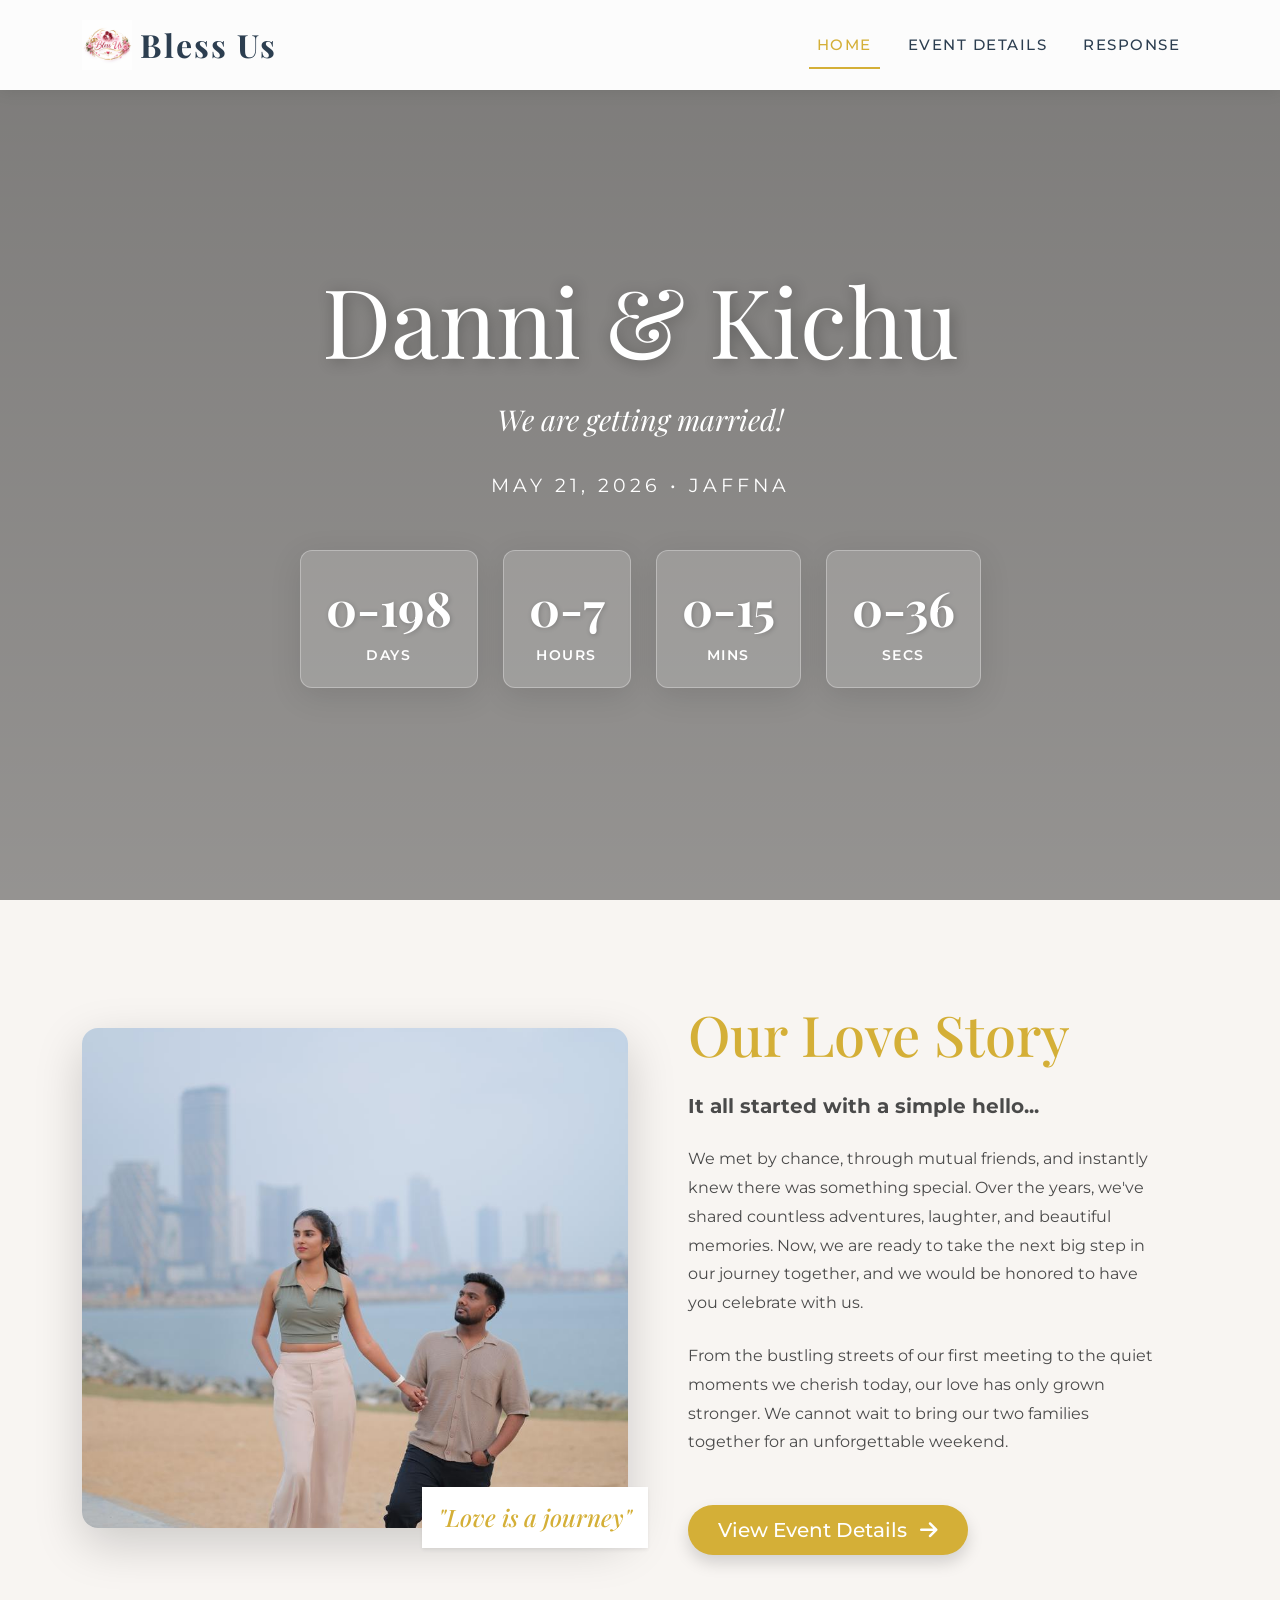
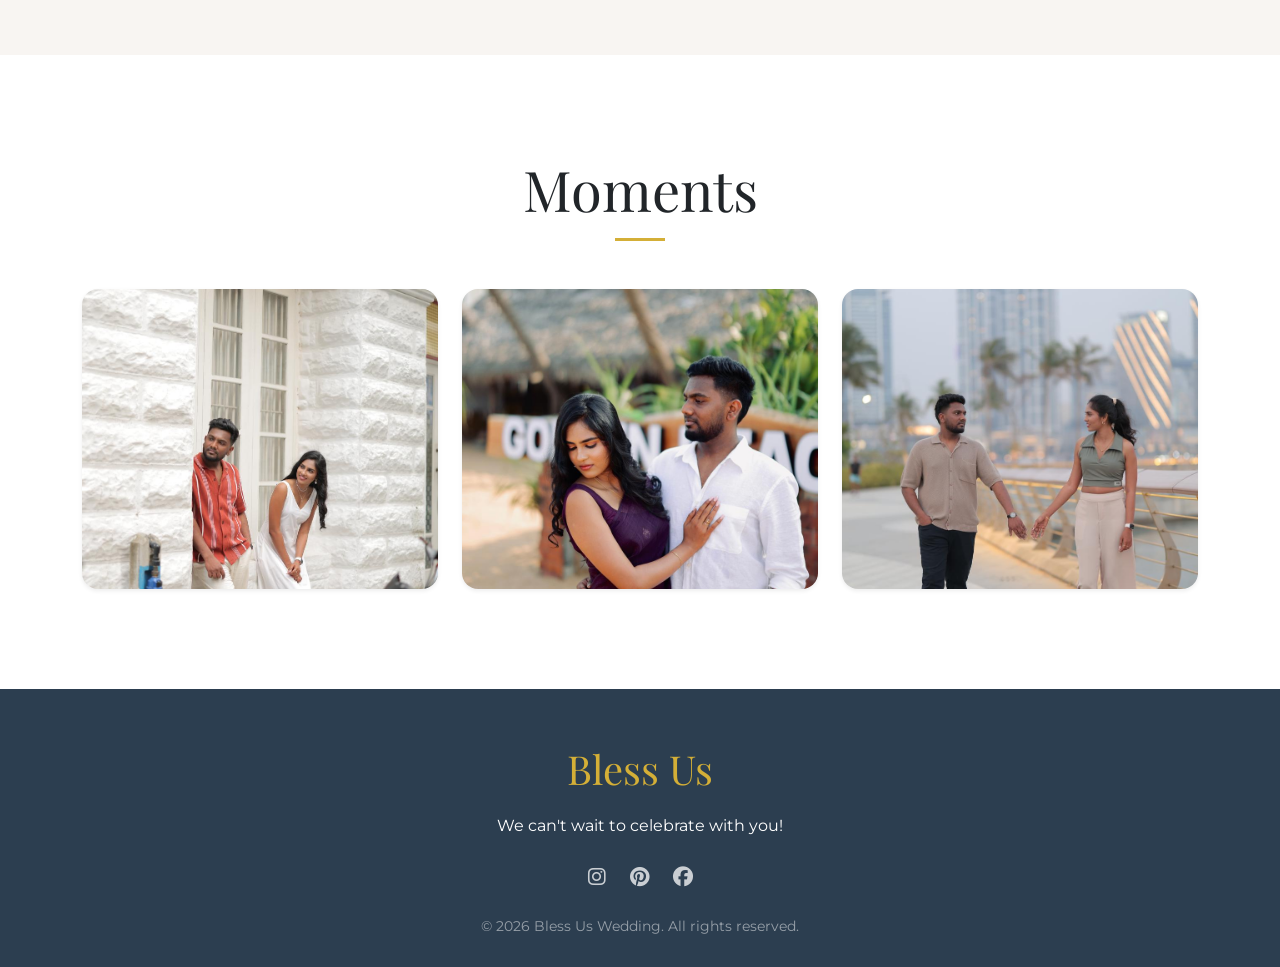
<file: index.html>
<!DOCTYPE html>
<html lang="en">

<head>
    <meta charset="UTF-8">
    <meta name="viewport" content="width=device-width, initial-scale=1.0">
    <title>Bless Us - Wedding Invitation</title>
    <!-- Bootstrap CSS -->
    <link href="https://cdn.jsdelivr.net/npm/bootstrap@5.3.0/dist/css/bootstrap.min.css" rel="stylesheet">
    <!-- Font Awesome -->
    <link rel="stylesheet" href="https://cdnjs.cloudflare.com/ajax/libs/font-awesome/6.4.0/css/all.min.css">
    <!-- Custom CSS -->
    <link rel="stylesheet" href="style.css">
</head>

<body>
    <!-- Navbar -->
    <nav class="navbar navbar-expand-lg navbar-light fixed-top">
        <div class="container">
            <a class="navbar-brand d-flex align-items-center" href="index.html">
                <img src="Images/logo.png" alt="Bless Us Logo" height="50" class="me-2">
                Bless Us
            </a>
            <button class="navbar-toggler border-0" type="button" data-bs-toggle="collapse" data-bs-target="#navbarNav">
                <span class="navbar-toggler-icon"></span>
            </button>
            <div class="collapse navbar-collapse justify-content-end" id="navbarNav">
                <ul class="navbar-nav">
                    <li class="nav-item">
                        <a class="nav-link active" href="index.html">Home</a>
                    </li>
                    <li class="nav-item">
                        <a class="nav-link" href="Eventdetail.html">Event Details</a>
                    </li>
                    <li class="nav-item">
                        <a class="nav-link" href="Response.html">Response</a>
                    </li>
                </ul>
            </div>
        </div>
    </nav>

    <!-- Hero Section -->
    <header class="hero-section">
        <div class="container">
            <div class="hero-content">
                <h1 class="display-1">Danni & Kichu</h1>
                <p>We are getting married!</p>
                <div class="date">May 21, 2026 • Jaffna</div>

                <div class="countdown">
                    <div class="countdown-item">
                        <span id="days">00</span>
                        <text>Days</text>
                    </div>
                    <div class="countdown-item">
                        <span id="hours">00</span>
                        <text>Hours</text>
                    </div>
                    <div class="countdown-item">
                        <span id="mins">00</span>
                        <text>Mins</text>
                    </div>
                    <div class="countdown-item">
                        <span id="secs">00</span>
                        <text>Secs</text>
                    </div>
                </div>
            </div>
        </div>
    </header>


    <section class="section-padding bg-secondary-color">
        <div class="container">
            <div class="row align-items-center">
                <div class="col-lg-6 mb-5 mb-lg-0">
                    <div class="position-relative">
                        <img src="Images/7.jpeg" alt="The Couple" class="img-fluid rounded-4 shadow-lg"
                            style="object-fit: cover; height: 500px; width: 100%;">
                        <div class="position-absolute bottom-0 end-0 bg-white p-3 rounded-top-start-4 shadow-sm"
                            style="margin-right: -20px; margin-bottom: -20px;">
                            <h4 class="text-gold mb-0" style="font-family: var(--font-heading); font-style: italic;">
                                "Love is a journey"</h4>
                        </div>
                    </div>
                </div>
                <div class="col-lg-6 px-lg-5 text-center text-lg-start">
                    <h2 class="font-heading text-gold mb-4"
                        style="font-size: 3.5rem; font-family: var(--font-heading);">Our Love Story</h2>
                    <p class="lead mb-4 fw-bold">It all started with a simple hello...</p>
                    <p class="mb-4" style="line-height: 1.8;">We met by chance, through mutual friends, and instantly
                        knew there was something special. Over the years, we've shared countless adventures, laughter,
                        and beautiful memories. Now, we are ready to take the next big step in our journey together, and
                        we would be honored to have you celebrate with us.</p>
                    <p class="mb-5" style="line-height: 1.8;">From the bustling streets of our first meeting to the
                        quiet moments we cherish today, our love has only grown stronger. We cannot wait to bring our
                        two families together for an unforgettable weekend.</p>
                    <a href="Eventdetail.html" class="btn btn-gold btn-lg shadow">View Event Details <i
                            class="fa-solid fa-arrow-right ms-2"></i></a>
                </div>
            </div>
        </div>
    </section>

    <!-- Gallery Preview -->
    <section class="section-padding bg-white">
        <div class="container">
            <div class="text-center mb-5">
                <h2 class="display-4 font-heading text-dark" style="font-family: var(--font-heading);">Moments</h2>
                <div class="mx-auto mt-3" style="width: 50px; height: 3px; background-color: var(--primary-color);">
                </div>
            </div>
            <div class="row g-4">
                <div class="col-md-4">
                    <img src="Images/9.jpeg" class="img-fluid rounded-4 shadow-sm" alt="Moment 1"
                        style="height: 300px; width: 100%; object-fit: cover;">
                </div>
                <div class="col-md-4">
                    <img src="Images/6.jpeg" class="img-fluid rounded-4 shadow-sm" alt="Moment 2"
                        style="height: 300px; width: 100%; object-fit: cover;">
                </div>
                <div class="col-md-4">
                    <img src="Images/4.jpeg" class="img-fluid rounded-4 shadow-sm" alt="Moment 3"
                        style="height: 300px; width: 100%; object-fit: cover;">
                </div>
            </div>
        </div>
    </section>

    <!-- Footer -->
    <footer>
        <div class="container">
            <div class="footer-title">Bless Us</div>
            <p>We can't wait to celebrate with you!</p>
            <div class="d-flex justify-content-center gap-4 my-4">
                <a href="#" class="text-white opacity-75 text-decoration-none fs-5"><i
                        class="fa-brands fa-instagram"></i></a>
                <a href="#" class="text-white opacity-75 text-decoration-none fs-5"><i
                        class="fa-brands fa-pinterest"></i></a>
                <a href="#" class="text-white opacity-75 text-decoration-none fs-5"><i
                        class="fa-brands fa-facebook"></i></a>
            </div>
            <p class="mb-0 text-white-50 small">&copy; 2026 Bless Us Wedding. All rights reserved.</p>
        </div>
    </footer>

    <!-- Bootstrap JS -->
    <script src="https://cdn.jsdelivr.net/npm/bootstrap@5.3.0/dist/js/bootstrap.bundle.min.js"></script>
    <!-- Custom JS -->
    <script src="script.js"></script>
</body>

</html>
</file>
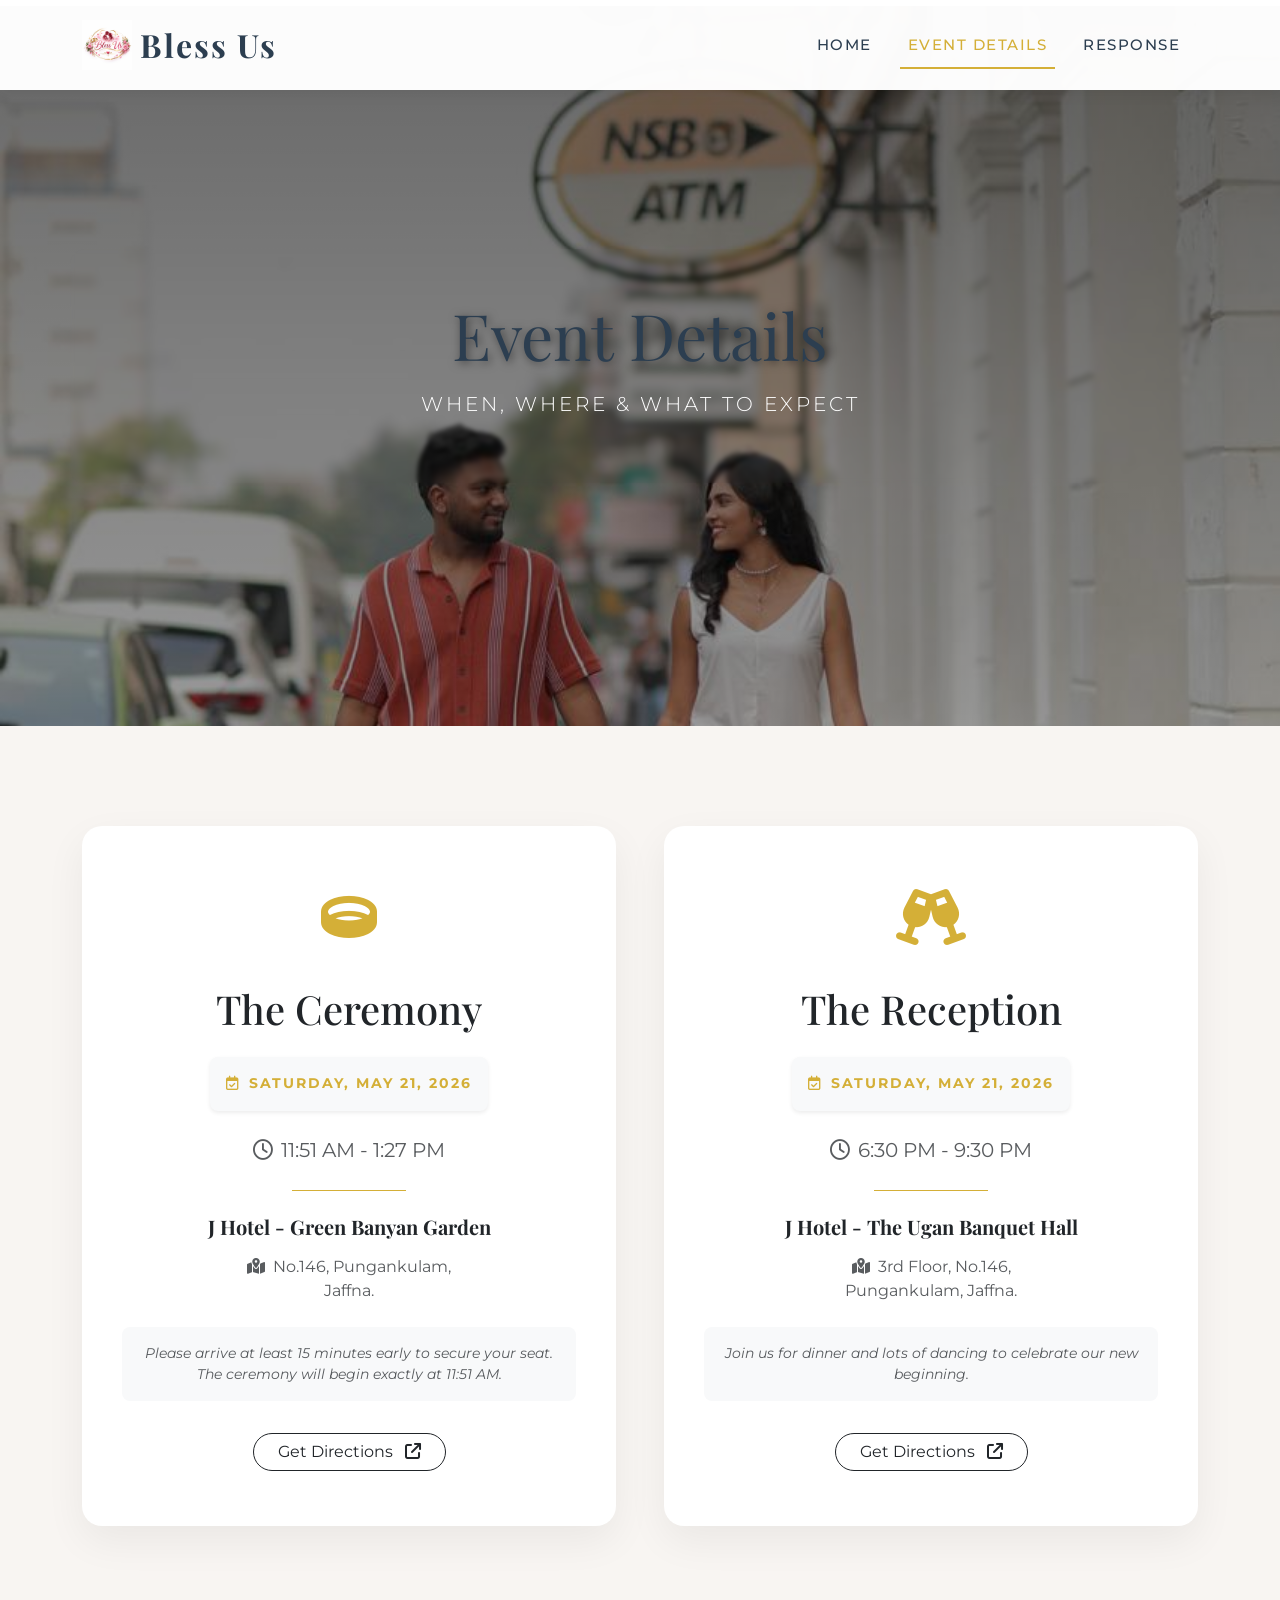
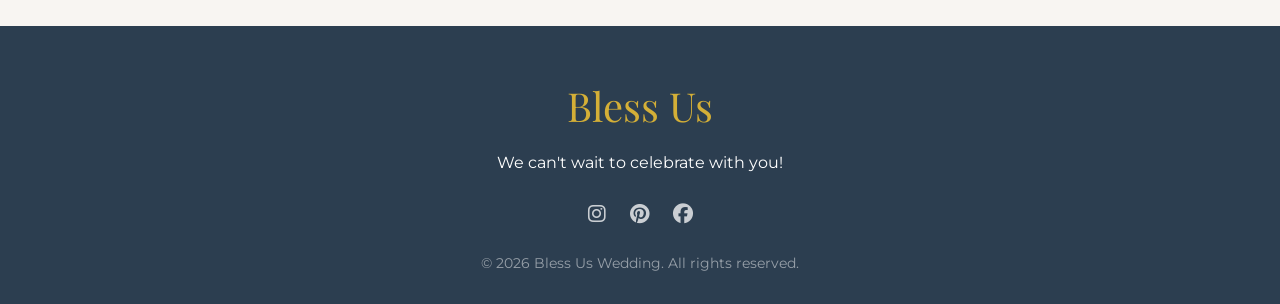
<file: Eventdetail.html>
<!DOCTYPE html>
<html lang="en">

<head>
    <meta charset="UTF-8">
    <meta name="viewport" content="width=device-width, initial-scale=1.0">
    <title>Event Details - Bless Us</title>
    <!-- Bootstrap CSS -->
    <link href="https://cdn.jsdelivr.net/npm/bootstrap@5.3.0/dist/css/bootstrap.min.css" rel="stylesheet">
    <!-- Font Awesome -->
    <link rel="stylesheet" href="https://cdnjs.cloudflare.com/ajax/libs/font-awesome/6.4.0/css/all.min.css">
    <!-- Custom CSS -->
    <link rel="stylesheet" href="style.css">
</head>

<body>
    <!-- Navbar -->
    <nav class="navbar navbar-expand-lg navbar-light fixed-top">
        <div class="container">
            <a class="navbar-brand d-flex align-items-center" href="index.html">
                <img src="Images/logo.png" alt="Bless Us Logo" height="50" class="me-2">
                Bless Us
            </a>
            <button class="navbar-toggler border-0" type="button" data-bs-toggle="collapse" data-bs-target="#navbarNav">
                <span class="navbar-toggler-icon"></span>
            </button>
            <div class="collapse navbar-collapse justify-content-end" id="navbarNav">
                <ul class="navbar-nav">
                    <li class="nav-item">
                        <a class="nav-link" href="index.html">Home</a>
                    </li>
                    <li class="nav-item">
                        <a class="nav-link active" href="Eventdetail.html">Event Details</a>
                    </li>
                    <li class="nav-item">
                        <a class="nav-link" href="Response.html">Response</a>
                    </li>
                </ul>
            </div>
        </div>
    </nav>

    <!-- Page Header -->
    <div class="position-relative"
        style="margin-top: 6px; height: 80vh; overflow: hidden; display: flex; align-items: center; justify-content: center;">
        <div
            style="position: absolute; top:0; left:0; width:100%; height:100%; z-index:-1; background: linear-gradient(rgba(0,0,0,0.6), rgba(0,0,0,0.4)), url('Images/3.jpeg') center/cover; padding: 0;">
        </div>
        <div class="container text-center text-white p-5 rounded-4" style="backdrop-filter: blur(2px);">
            <h1 class="display-3 mb-3 font-heading"
                style="font-family: var(--font-heading); text-shadow: 2px 2px 10px rgba(0,0,0,0.5);">Event Details</h1>
            <p class="lead fw-light letter-spacing text-uppercase tracking-wide" style="letter-spacing: 3px;">When,
                Where & What to Expect</p>
        </div>
    </div>

    <!-- Details Section -->
    <section class="section-padding bg-secondary-color">
        <div class="container">
            <div class="row g-5">
                <!-- Ceremony -->
                <div class="col-md-6">
                    <div class="event-card position-relative overflow-hidden">
                        <div class="position-absolute top-0 start-0 w-100 h-100 opacity-5"
                            style="background: url('https://www.transparenttextures.com/patterns/dust.png'); pointer-events: none; z-index: 1;">
                        </div>
                        <div class="event-icon" style="position: relative; z-index: 2;">
                            <i class="fa-solid fa-ring"></i>
                        </div>
                        <h3 class="font-heading mb-4 text-dark"
                            style="font-family: var(--font-heading); font-size: 2.5rem; position: relative; z-index: 2;">
                            The Ceremony</h3>

                        <div class="p-3 bg-light rounded-3 mb-4 d-inline-block shadow-sm"
                            style="position: relative; z-index: 2;">
                            <p class="text-gold fw-bold mb-0 text-uppercase letter-spacing"
                                style="letter-spacing: 2px; font-size: 0.9rem;"><i
                                    class="fa-regular fa-calendar-check me-2"></i>Saturday, May 21, 2026</p>
                        </div>

                        <p class="text-muted mb-4 fs-5 display" style="position: relative; z-index: 2;"><i
                                class="fa-regular fa-clock me-2"></i>11:51 AM - 1:27 PM</p>
                        <hr class="w-25 mx-auto bg-gold mb-4" style="height: 2px; opacity: 1;">

                        <h5 class="mb-3 text-dark fw-bold" style="position: relative; z-index: 2;">J Hotel - Green
                            Banyan Garden</h5>
                        <p class="mb-4 text-muted mx-auto" style="max-width: 250px; position: relative; z-index: 2;"><i
                                class="fa-solid fa-map-location-dot me-2"></i>No.146, Pungankulam, Jaffna.</p>
                        <p class="small text-muted fst-italic bg-light p-3 rounded-3"
                            style="position: relative; z-index: 2;">Please arrive at least 15 minutes early to secure
                            your seat. The ceremony will begin exactly at 11:51 AM.</p>

                        <a href="https://www.google.com/maps/dir//J+Hotel+-+Jaffna,+Pungankulam+Rd,+Jaffna+40000/@8.3589819,80.5104919,15z/data=!4m8!4m7!1m0!1m5!1m1!1s0x3afe57c8c426a6db:0x19ec9f2db2893ac1!2m2!1d80.0386609!2d9.6605672?entry=ttu&g_ep=EgoyMDI2MDMwOS4wIKXMDSoASAFQAw%3D%3D"
                            target="_blank" class="btn btn-outline-dark mt-3 rounded-pill px-4"
                            style="position: relative; z-index: 2;">Get Directions <i
                                class="fa-solid fa-arrow-up-right-from-square ms-2"></i></a>
                    </div>
                </div>

                <!-- Reception -->
                <div class="col-md-6">
                    <div class="event-card position-relative overflow-hidden">
                        <div class="position-absolute top-0 start-0 w-100 h-100 opacity-5"
                            style="background: url('https://www.transparenttextures.com/patterns/dust.png'); pointer-events: none; z-index: 1;">
                        </div>
                        <div class="event-icon" style="position: relative; z-index: 2;">
                            <i class="fa-solid fa-glass-cheers"></i>
                        </div>
                        <h3 class="font-heading mb-4 text-dark"
                            style="font-family: var(--font-heading); font-size: 2.5rem; position: relative; z-index: 2;">
                            The Reception</h3>

                        <div class="p-3 bg-light rounded-3 mb-4 d-inline-block shadow-sm"
                            style="position: relative; z-index: 2;">
                            <p class="text-gold fw-bold mb-0 text-uppercase letter-spacing"
                                style="letter-spacing: 2px; font-size: 0.9rem;"><i
                                    class="fa-regular fa-calendar-check me-2"></i>Saturday, May 21, 2026</p>
                        </div>

                        <p class="text-muted mb-4 fs-5" style="position: relative; z-index: 2;"><i
                                class="fa-regular fa-clock me-2"></i>6:30 PM - 9:30 PM</p>
                        <hr class="w-25 mx-auto bg-gold mb-4" style="height: 2px; opacity: 1;">

                        <h5 class="mb-3 text-dark fw-bold" style="position: relative; z-index: 2;">J Hotel - The Ugan
                            Banquet Hall</h5>
                        <p class="mb-4 text-muted mx-auto" style="max-width: 250px; position: relative; z-index: 2;"><i
                                class="fa-solid fa-map-location-dot me-2"></i>3rd Floor, No.146, Pungankulam, Jaffna.
                        </p>
                        <p class="small text-muted fst-italic bg-light p-3 rounded-3"
                            style="position: relative; z-index: 2;">Join us for dinner and lots of dancing to celebrate
                            our new beginning.</p>

                        <a href="https://www.google.com/maps/dir//J+Hotel+-+Jaffna,+Pungankulam+Rd,+Jaffna+40000/@8.3589819,80.5104919,15z/data=!4m8!4m7!1m0!1m5!1m1!1s0x3afe57c8c426a6db:0x19ec9f2db2893ac1!2m2!1d80.0386609!2d9.6605672?entry=ttu&g_ep=EgoyMDI2MDMwOS4wIKXMDSoASAFQAw%3D%3D"
                            target="_blank" class="btn btn-outline-dark mt-3 rounded-pill px-4"
                            style="position: relative; z-index: 2;">Get Directions <i
                                class="fa-solid fa-arrow-up-right-from-square ms-2"></i></a>
                    </div>
                </div>
            </div>


        </div>
    </section>

    <!-- Map Preview Placeholder
    <div style="height: 400px; width: 100%; background: #ddd; display: flex; align-items: center; justify-content: center;">
        <p class="text-muted mb-0"><i class="fa-solid fa-map fa-2x"></i><br>Interactive Map Feature (Optional integration)</p>
    </div>
    -->

    <!-- Footer -->
    <footer>
        <div class="container">
            <div class="footer-title">Bless Us</div>
            <p>We can't wait to celebrate with you!</p>
            <div class="d-flex justify-content-center gap-4 my-4">
                <a href="#" class="text-white opacity-75 text-decoration-none fs-5"><i
                        class="fa-brands fa-instagram"></i></a>
                <a href="#" class="text-white opacity-75 text-decoration-none fs-5"><i
                        class="fa-brands fa-pinterest"></i></a>
                <a href="#" class="text-white opacity-75 text-decoration-none fs-5"><i
                        class="fa-brands fa-facebook"></i></a>
            </div>
            <p class="mb-0 text-white-50 small">&copy; 2026 Bless Us Wedding. All rights reserved.</p>
        </div>
    </footer>

    <!-- Bootstrap JS -->
    <script src="https://cdn.jsdelivr.net/npm/bootstrap@5.3.0/dist/js/bootstrap.bundle.min.js"></script>
    <script src="script.js"></script>
</body>

</html>
</file>
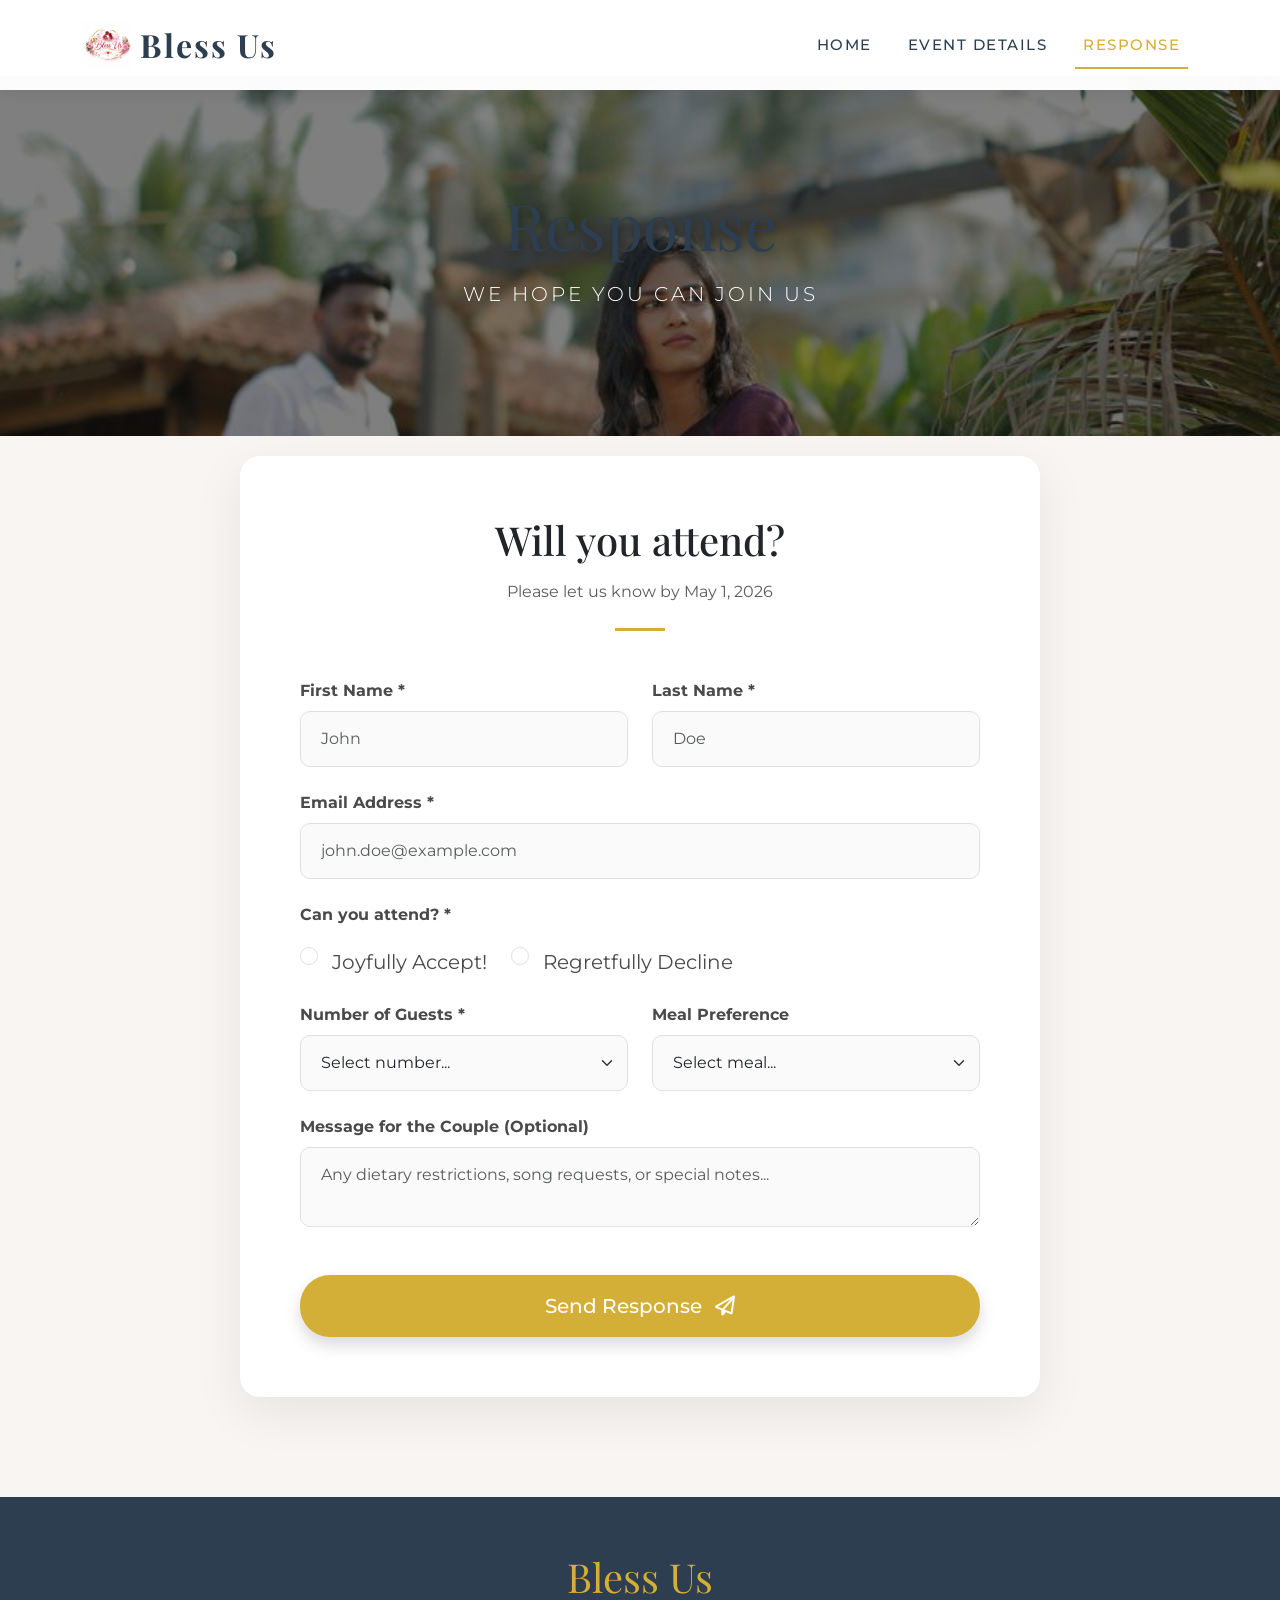
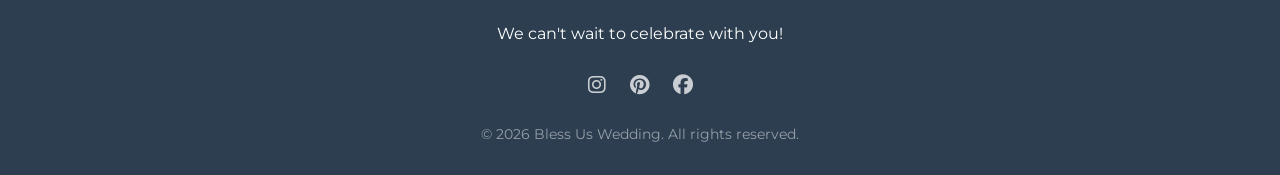
<file: Response.html>
<!DOCTYPE html>
<html lang="en">

<head>
    <meta charset="UTF-8">
    <meta name="viewport" content="width=device-width, initial-scale=1.0">
    <title>RSVP - Bless Us</title>
    <!-- Bootstrap CSS -->
    <link href="https://cdn.jsdelivr.net/npm/bootstrap@5.3.0/dist/css/bootstrap.min.css" rel="stylesheet">
    <!-- Font Awesome -->
    <link rel="stylesheet" href="https://cdnjs.cloudflare.com/ajax/libs/font-awesome/6.4.0/css/all.min.css">
    <!-- Custom CSS -->
    <link rel="stylesheet" href="style.css">
</head>

<body class="bg-secondary-color">
    <!-- Navbar -->
    <nav class="navbar navbar-expand-lg navbar-light fixed-top">
        <div class="container">
            <a class="navbar-brand d-flex align-items-center" href="index.html">
                <img src="Images/logo.png" alt="Bless Us Logo" height="50" class="me-2">
                Bless Us
            </a>
            <button class="navbar-toggler border-0" type="button" data-bs-toggle="collapse" data-bs-target="#navbarNav">
                <span class="navbar-toggler-icon"></span>
            </button>
            <div class="collapse navbar-collapse justify-content-end" id="navbarNav">
                <ul class="navbar-nav">
                    <li class="nav-item">
                        <a class="nav-link" href="index.html">Home</a>
                    </li>
                    <li class="nav-item">
                        <a class="nav-link" href="Eventdetail.html">Event Details</a>
                    </li>
                    <li class="nav-item">
                        <a class="nav-link active" href="Response.html">Response</a>
                    </li>
                </ul>
            </div>
        </div>
    </nav>

    <!-- Page Header -->
    <div class="position-relative"
        style="margin-top: 76px; height: 40vh; overflow: hidden; display: flex; align-items: center; justify-content: center;">
        <div
            style="position: absolute; top:0; left:0; width:100%; height:100%; z-index:-1; background: linear-gradient(rgba(0,0,0,0.5), rgba(0,0,0,0.5)), url('Images/10.jpeg') center/cover; padding: 0;">
        </div>
        <div class="container text-center text-white" style="position: relative; z-index: 1;">
            <h1 class="display-3 mb-3 font-heading"
                style="font-family: var(--font-heading); text-shadow: 2px 2px 10px rgba(0,0,0,0.3);">Response</h1>
            <p class="lead fw-light letter-spacing text-uppercase tracking-wide" style="letter-spacing: 3px;">We hope
                you can join us</p>
        </div>
    </div>

    <!-- RSVP Section -->
    <section class="section-padding" style="margin-top: -80px; position: relative; z-index: 2;">
        <div class="container">
            <div class="rsvp-form-container">
                <div class="text-center mb-5">
                    <h2 class="font-heading text-dark" style="font-family: var(--font-heading); font-size: 2.5rem;">Will
                        you attend?</h2>
                    <p class="text-muted mt-3">Please let us know by May 1, 2026</p>
                    <div class="mx-auto mt-4" style="width: 50px; height: 3px; background-color: var(--primary-color);">
                    </div>
                </div>

                <form id="rsvpForm">
                    <div class="row g-4">
                        <div class="col-md-6">
                            <label for="firstName" class="form-label fw-bold">First Name *</label>
                            <input type="text" class="form-control" id="firstName" required placeholder="John">
                        </div>
                        <div class="col-md-6">
                            <label for="lastName" class="form-label fw-bold">Last Name *</label>
                            <input type="text" class="form-control" id="lastName" required placeholder="Doe">
                        </div>

                        <div class="col-12">
                            <label for="email" class="form-label fw-bold">Email Address *</label>
                            <input type="email" class="form-control" id="email" required
                                placeholder="john.doe@example.com">
                        </div>

                        <div class="col-12 mt-4">
                            <label class="form-label fw-bold d-block mb-3">Can you attend? *</label>
                            <div class="d-flex gap-4 flex-wrap">
                                <div class="form-check">
                                    <input class="form-check-input p-2" type="radio" name="attendance" id="attendYes"
                                        value="yes" required>
                                    <label class="form-check-label fs-5 ms-2 pt-1" for="attendYes">
                                        Joyfully Accept!
                                    </label>
                                </div>
                                <div class="form-check">
                                    <input class="form-check-input p-2" type="radio" name="attendance" id="attendNo"
                                        value="no" required>
                                    <label class="form-check-label fs-5 ms-2 pt-1" for="attendNo">
                                        Regretfully Decline
                                    </label>
                                </div>
                            </div>
                        </div>

                        <div class="col-md-6 mt-4">
                            <label for="guests" class="form-label fw-bold">Number of Guests *</label>
                            <select class="form-select" id="guests" required>
                                <option value="" selected disabled>Select number...</option>
                                <option value="1">1 (Just me)</option>
                                <option value="2">2</option>
                                <option value="3">3</option>
                                <option value="4">4</option>
                                <option value="5">5+</option>
                            </select>
                        </div>

                        <div class="col-md-6 mt-4">
                            <label for="meal" class="form-label fw-bold">Meal Preference</label>
                            <select class="form-select" id="meal">
                                <option value="" selected disabled>Select meal...</option>
                                <option value="Chicken">Non-Vegetarian</option>
                                <option value="vegetarian">Vegetarian</option>
                            </select>
                        </div>

                        <div class="col-12 mt-4">
                            <label for="message" class="form-label fw-bold">Message for the Couple (Optional)</label>
                            <textarea class="form-control" id="message" rows="2"
                                placeholder="Any dietary restrictions, song requests, or special notes..."></textarea>
                        </div>

                        <div class="col-12 text-center mt-5">
                            <button type="submit" class="btn btn-gold btn-lg px-5 shadow w-100 py-3" id="submitBtn">Send
                                Response <i class="fa-regular fa-paper-plane ms-2"></i></button>
                        </div>
                    </div>

                    <!-- Response Message Placeholder -->
                    <div id="responseMessage"></div>
                </form>
            </div>
        </div>
    </section>

    <!-- Footer -->
    <footer>
        <div class="container">
            <div class="footer-title">Bless Us</div>
            <p>We can't wait to celebrate with you!</p>
            <div class="d-flex justify-content-center gap-4 my-4">
                <a href="#" class="text-white opacity-75 text-decoration-none fs-5"><i
                        class="fa-brands fa-instagram"></i></a>
                <a href="#" class="text-white opacity-75 text-decoration-none fs-5"><i
                        class="fa-brands fa-pinterest"></i></a>
                <a href="#" class="text-white opacity-75 text-decoration-none fs-5"><i
                        class="fa-brands fa-facebook"></i></a>
            </div>
            <p class="mb-0 text-white-50 small">&copy; 2026 Bless Us Wedding. All rights reserved.</p>
        </div>
    </footer>

    <!-- Bootstrap JS -->
    <script src="https://cdn.jsdelivr.net/npm/bootstrap@5.3.0/dist/js/bootstrap.bundle.min.js"></script>
    <script src="script.js"></script>
</body>

</html>
</file>
<file: style.css>
/* Import Google Fonts */
@import url('https://fonts.googleapis.com/css2?family=Playfair+Display:ital,wght@0,400;0,600;0,700;1,400&family=Montserrat:wght@300;400;500;600&display=swap');

:root {
    --primary-color: #d4af37;
    /* Gold */
    --secondary-color: #f8f5f2;
    /* Off-white */
    --dark-color: #2c3e50;
    /* Dark slate */
    --text-color: #4a4a4a;
    --font-heading: 'Playfair Display', serif;
    --font-body: 'Montserrat', sans-serif;
}

body {
    font-family: var(--font-body);
    color: var(--text-color);
    background-color: var(--secondary-color);
    overflow-x: hidden;
}

h1,
h2,
h3,
h4,
h5,
h6,
.navbar-brand {
    font-family: var(--font-heading);
    color: var(--dark-color);
}

.bg-gold {
    background-color: var(--primary-color) !important;
    color: #fff;
}

.text-gold {
    color: var(--primary-color) !important;
}

.btn-gold {
    background-color: var(--primary-color);
    color: #fff;
    border-radius: 30px;
    padding: 10px 30px;
    font-weight: 500;
    border: none;
    transition: all 0.3s ease;
}

.btn-gold:hover {
    background-color: #b5952f;
    color: #fff;
    transform: translateY(-2px);
    box-shadow: 0 4px 15px rgba(212, 175, 55, 0.4);
}

/* Navbar */
.navbar {
    background-color: rgba(255, 255, 255, 0.98);
    box-shadow: 0 2px 15px rgba(0, 0, 0, 0.08);
    padding: 15px 0;
    transition: all 0.3s ease;
}

.navbar-brand {
    font-size: 2rem;
    font-weight: 700;
    letter-spacing: 2px;
}

.navbar-brand img {
    transition: transform 0.3s ease;
}

.navbar-brand:hover img {
    transform: scale(1.05);
}

.nav-link {
    font-weight: 500;
    color: var(--dark-color) !important;
    text-transform: uppercase;
    font-size: 0.95rem;
    letter-spacing: 1.5px;
    margin: 0 10px;
    transition: all 0.3s ease;
    position: relative;
}

.nav-link::after {
    content: '';
    position: absolute;
    width: 0;
    height: 2px;
    bottom: -5px;
    left: 0;
    background-color: var(--primary-color);
    transition: width 0.3s ease;
}

.nav-link:hover::after,
.nav-link.active::after {
    width: 100%;
}

.nav-link:hover,
.nav-link.active {
    color: var(--primary-color) !important;
}

/* Hero Section */
.hero-section {
    height: 100vh;
    background: linear-gradient(rgba(0, 0, 0, 0.5), rgba(0, 0, 0, 0.4)), url('https://images.unsplash.com/photo-1511285560929-80b456fea0bc?q=80&w=2069&auto=format&fit=crop') no-repeat center center/cover;
    display: flex;
    align-items: center;
    justify-content: center;
    text-align: center;
    color: #fff;
    position: relative;
}

.hero-content {
    margin-top: 50px;
}

.hero-content h1 {
    font-size: 6rem;
    color: #fff;
    margin-bottom: 20px;
    opacity: 0;
    text-shadow: 2px 2px 15px rgba(0, 0, 0, 0.3);
    animation: fadeInDown 1.5s ease forwards 0.5s;
}

.hero-content p {
    font-size: 1.8rem;
    font-style: italic;
    font-family: var(--font-heading);
    opacity: 0;
    animation: fadeInUp 1.5s ease forwards 1s;
}

.hero-content .date {
    font-size: 1.2rem;
    text-transform: uppercase;
    letter-spacing: 4px;
    margin-top: 30px;
    opacity: 0;
    animation: fadeIn 2s ease forwards 1.5s;
}

/* Countdown */
.countdown {
    display: flex;
    justify-content: center;
    gap: 25px;
    margin-top: 50px;
    opacity: 0;
    animation: fadeIn 2s ease forwards 2s;
}

.countdown-item {
    background: rgba(255, 255, 255, 0.15);
    backdrop-filter: blur(15px);
    padding: 20px 25px;
    border-radius: 12px;
    border: 1px solid rgba(255, 255, 255, 0.3);
    min-width: 100px;
    box-shadow: 0 8px 32px rgba(0, 0, 0, 0.1);
}

.countdown-item span {
    display: block;
    font-size: 3rem;
    font-weight: 700;
    font-family: var(--font-heading);
    text-shadow: 1px 1px 5px rgba(0, 0, 0, 0.2);
}

.countdown-item text {
    font-size: 0.85rem;
    text-transform: uppercase;
    letter-spacing: 1.5px;
    font-weight: 600;
}

/* Sections */
.section-padding {
    padding: 100px 0;
}

.bg-secondary-color {
    background-color: var(--secondary-color);
}

/* Event Details Page */
.event-card {
    background: #fff;
    border-radius: 20px;
    padding: 50px 40px;
    box-shadow: 0 15px 40px rgba(0, 0, 0, 0.06);
    text-align: center;
    transition: all 0.4s ease;
    height: 100%;
    border-bottom: 5px solid transparent;
}

.event-card:hover {
    transform: translateY(-15px);
    border-bottom: 5px solid var(--primary-color);
    box-shadow: 0 20px 50px rgba(0, 0, 0, 0.1);
}

.event-icon {
    font-size: 3.5rem;
    color: var(--primary-color);
    margin-bottom: 25px;
}

/* RSVP Form */
.rsvp-form-container {
    background: #fff;
    padding: 60px;
    border-radius: 20px;
    box-shadow: 0 15px 50px rgba(0, 0, 0, 0.08);
    max-width: 800px;
    margin: 0 auto;
}

.form-control,
.form-select {
    padding: 15px 20px;
    border-radius: 10px;
    border: 1px solid #e0e0e0;
    background-color: #fafafa;
    transition: all 0.3s;
}

.form-control:focus,
.form-select:focus {
    border-color: var(--primary-color);
    background-color: #fff;
    box-shadow: 0 0 0 0.25rem rgba(212, 175, 55, 0.2);
}

.form-check-input:checked {
    background-color: var(--primary-color);
    border-color: var(--primary-color);
}

/* Footer */
footer {
    background-color: var(--dark-color);
    color: #fff;
    padding: 50px 0 30px;
    text-align: center;
}

footer .footer-title {
    font-family: var(--font-heading);
    font-size: 2.5rem;
    margin-bottom: 15px;
    color: var(--primary-color);
}

/* Animations */
@keyframes fadeInDown {
    from {
        opacity: 0;
        transform: translateY(-40px);
    }

    to {
        opacity: 1;
        transform: translateY(0);
    }
}

@keyframes fadeInUp {
    from {
        opacity: 0;
        transform: translateY(40px);
    }

    to {
        opacity: 1;
        transform: translateY(0);
    }
}

@keyframes fadeIn {
    from {
        opacity: 0;
    }

    to {
        opacity: 1;
    }
}

/* Responsive */
@media (max-width: 768px) {
    .hero-content h1 {
        font-size: 3.5rem;
    }

    .hero-content p {
        font-size: 1.2rem;
    }

    .countdown {
        gap: 15px;
        flex-wrap: wrap;
    }

    .countdown-item {
        padding: 15px;
        min-width: 80px;
    }

    .countdown-item span {
        font-size: 2rem;
    }

    .section-padding {
        padding: 60px 0;
    }

    .rsvp-form-container {
        padding: 30px 20px;
    }
}
</file>
